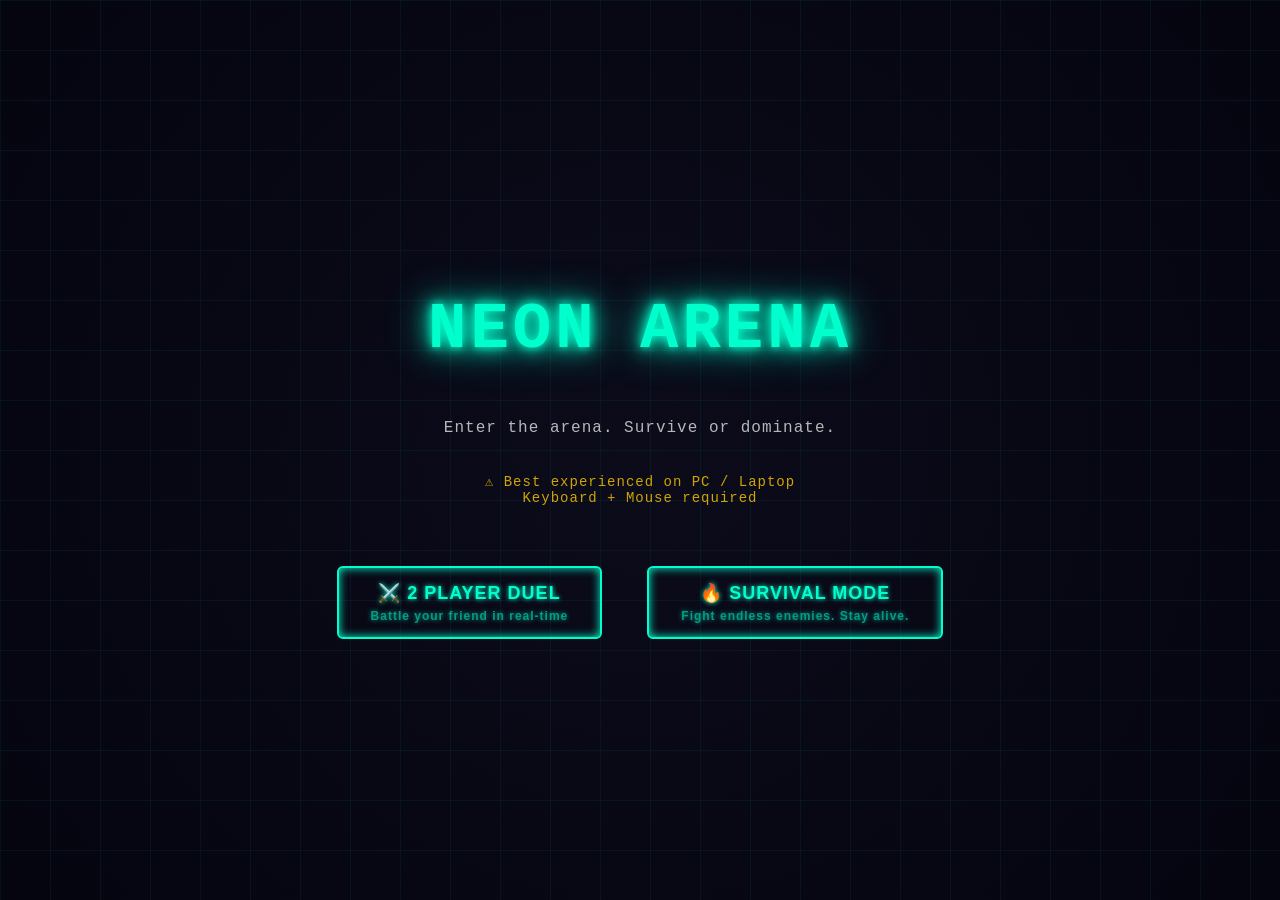
<file: index.html>
<!DOCTYPE html>
<html lang="en">
<head>
<meta charset="UTF-8">
<title>Neon Arena</title>
<link rel="stylesheet" href="css/common.css">
</head>

<body class="center">

    <!-- Title -->
    <h1 class="title">NEON ARENA</h1>

    <!-- Subtitle -->
    <p class="tagline">Enter the arena. Survive or dominate.</p>

    <!-- Warning -->
    <p class="warning">
        ⚠️ Best experienced on PC / Laptop <br>
        Keyboard + Mouse required
    </p>

    <!-- Menu -->
    <div class="menu">

        <button onclick="goToGame('game1')" class="btn duel">
            ⚔️ 2 PLAYER DUEL
            <span class="desc">Battle your friend in real-time</span>
        </button>

        <button onclick="goToGame('game2')" class="btn survival">
            🔥 SURVIVAL MODE
            <span class="desc">Fight endless enemies. Stay alive.</span>
        </button>

    </div>

<script>
function goToGame(game){
    window.location.href = game + ".html";
}
</script>

</body>
</html>
</file>
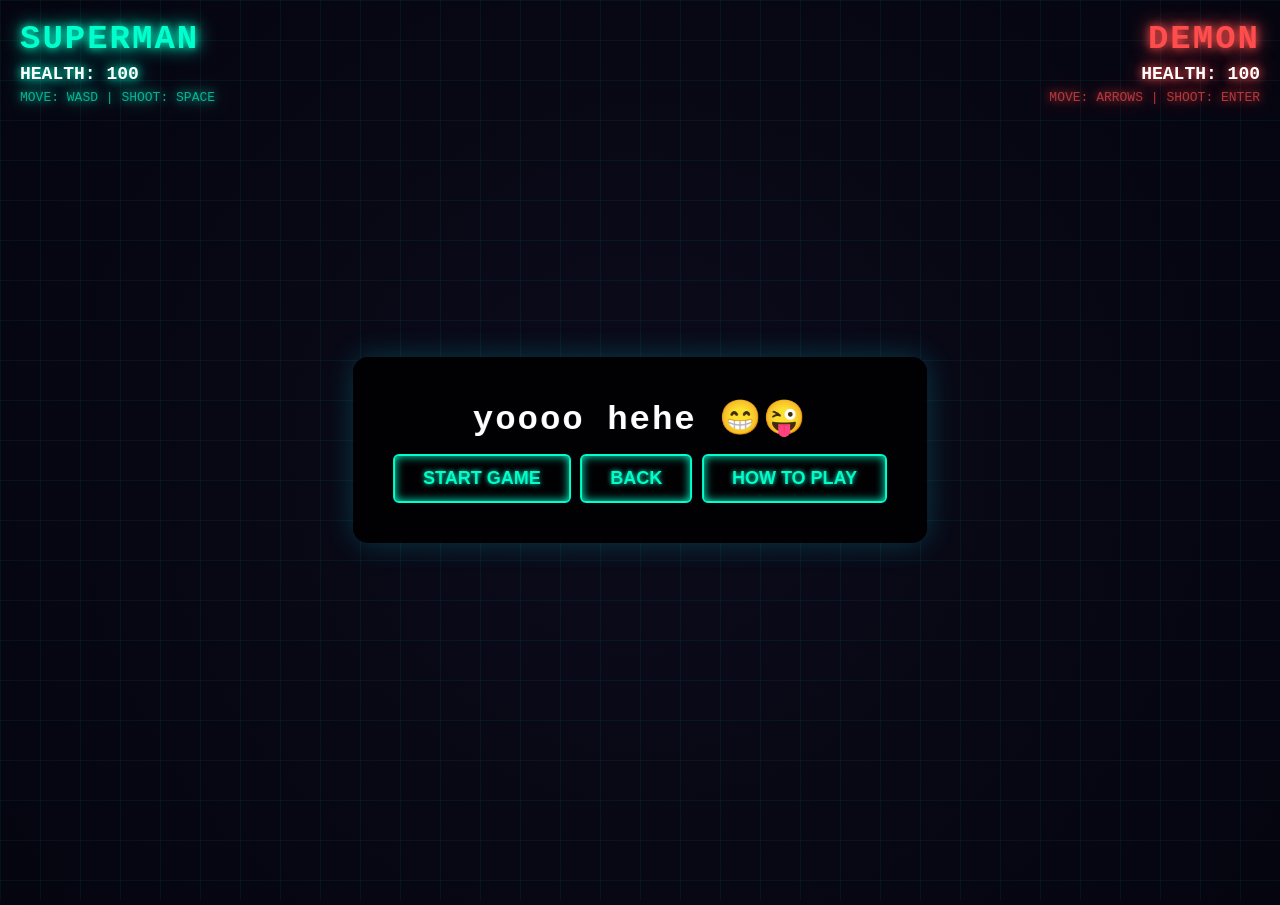
<file: game1.html>
<!DOCTYPE html>
<html lang="en">
<head>
    <meta charset="UTF-8">
    <title>Neon Arena - Superman vs Demon 1v1</title>
    <link rel="stylesheet" href="css/game1.css">
</head>
<body>

    <div id="ui-p1">
        <h1>SUPERMAN</h1>
        <h2>HEALTH: <span id="health-p1">100</span></h2>
        <p>MOVE: WASD | SHOOT: SPACE</p>
    </div>

    <div id="ui-p2">
        <h1>DEMON</h1>
        <h2>HEALTH: <span id="health-p2">100</span></h2>
        <p>MOVE: ARROWS | SHOOT: ENTER</p>
    </div>

    <div id="gameOverScreen">
        <h1 id="winnerText">PLAYER WINS!</h1>
        <button onclick="location.reload()">REMATCH</button>
    </div>

    <!-- START SCREEN -->
    <div id="startScreen">
        <h1>yoooo hehe 😁😜</h1>
        <p id="instructionsText"></p>

        <button onclick="startGame()">START GAME</button>
        <button onclick="goHome()">BACK</button>

        <!-- ✅ NEW BUTTON ADDED -->
        <button onclick="showControls()">HOW TO PLAY</button>
    </div>

    <!-- PAUSE SCREEN -->
    <div id="pauseScreen">
        <h1>PAUSED</h1>
        <button onclick="resumeGame()">RESUME</button>
        <button onclick="restartGame()">RESTART</button>
        <button onclick="goHome()">HOME</button>
    </div>

    <canvas id="gameCanvas"></canvas>

    <!-- ✅ CONTROLS POPUP (NEW) -->
    <div id="controlsModal" class="modal">
        <div class="modal-content">
            <h2>HOW TO PLAY</h2>

            <p>
            👤 PLAYER 1<br>
            MOVE: W A S D<br>
            SHOOT: SPACE<br><br>

            👤 PLAYER 2<br>
            MOVE: ARROW KEYS<br>
            SHOOT: ENTER
            </p>

            <button onclick="closeControls()">CLOSE</button>
        </div>
    </div>

    <script src="js/game1.js"></script>
</body>
</html>
</file>
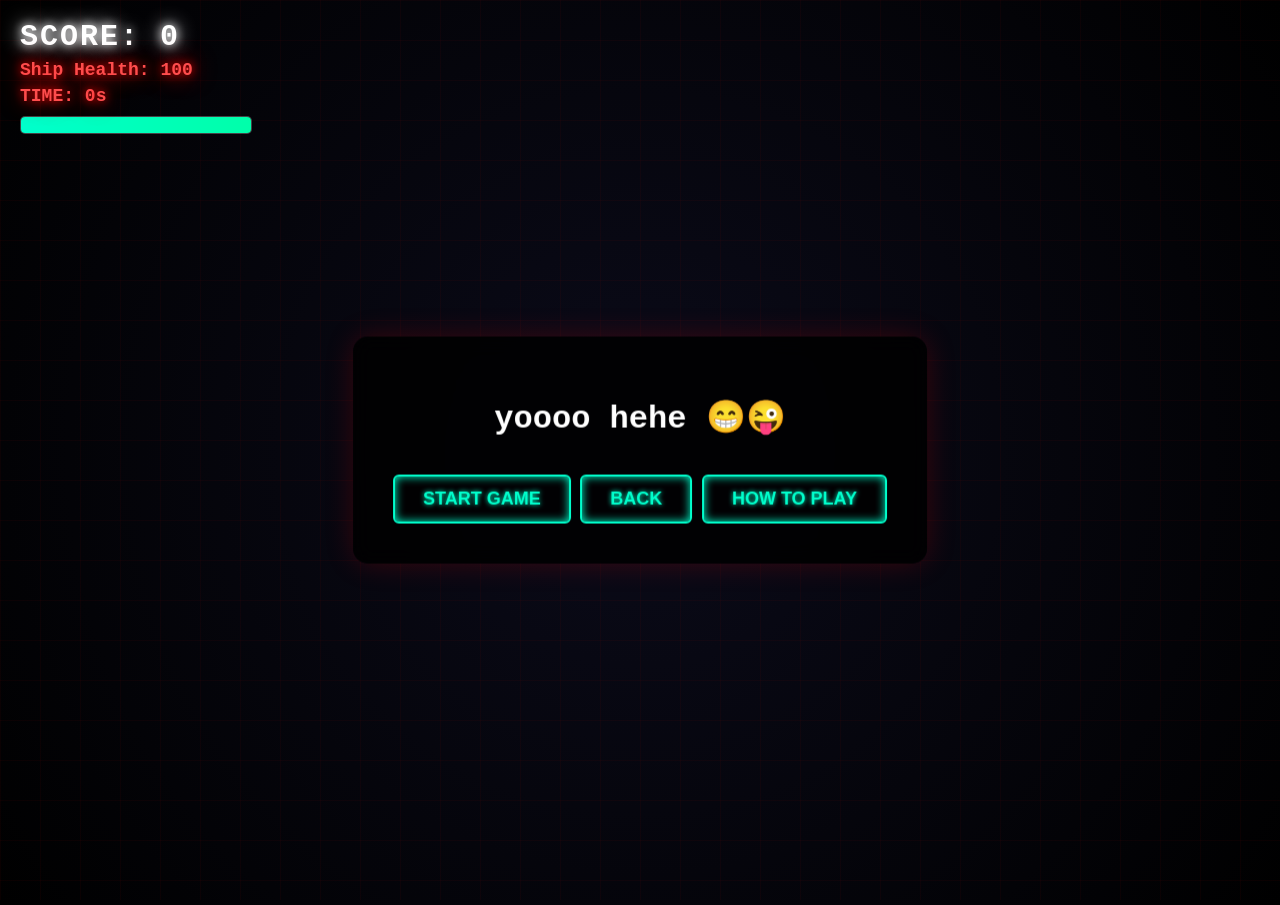
<file: game2.html>
<!DOCTYPE html>
<html lang="en">
<head>
    <meta charset="UTF-8">
    <title>Neon Arena - Superman vs Demons</title>
    <link rel="stylesheet" href="css/game2.css">
</head>
<body>

    <div id="ui">
        <h1>SCORE: <span id="score">0</span></h1>
        <h2>Ship Health: <span id="health">100</span></h2> 
        <h2>TIME: <span id="time">0</span>s</h2>

        <!-- HEALTH BAR -->
        <div id="healthBarContainer">
            <div id="healthBar"></div>
        </div>
    </div>

    <div id="gameOverScreen">
        <h1>GAME OVER</h1>
        <h2>Final Score: <span id="finalScore">0</span></h2>
        <h2>Time Survived: <span id="finalTime">0</span>s</h2>
        <button onclick="location.reload()">PLAY AGAIN</button>
    </div>

    <!-- START SCREEN -->
    <div id="startScreen">
        <h1>yoooo hehe 😁😜</h1>
        <p id="instructionsText"></p>

        <button onclick="startGame()">START GAME</button>
        <button onclick="goHome()">BACK</button>

        <!-- ✅ NEW BUTTON -->
        <button onclick="showControls()">HOW TO PLAY</button>
    </div>

    <!-- PAUSE SCREEN -->
    <div id="pauseScreen">
        <h1>PAUSED</h1>
        <button onclick="resumeGame()">RESUME</button>
        <button onclick="restartGame()">RESTART</button>
        <button onclick="goHome()">HOME</button>
    </div>

    <canvas id="gameCanvas"></canvas>

    <!-- ✅ CONTROLS POPUP -->
    <div id="controlsModal" class="modal">
        <div class="modal-content">
            <h2>HOW TO PLAY</h2>

            <p>
            🎮 MOVE: W A S D<br><br>
            🎯 AIM: Mouse<br><br>
            🔫 SHOOT: Left Click<br><br>
            ❤️ Collect health packs<br><br>
            ⚠️ Survive as long as possible
            </p>

            <button onclick="closeControls()">CLOSE</button>
        </div>
    </div>

    <script src="js/game2.js"></script>
</body>
</html>
</file>
<file: css/common.css>
body {
    margin: 0;
    overflow: hidden;
    background: radial-gradient(circle at center, #0b0b1a 0%, #050510 100%);
    font-family: 'Courier New', monospace;
    color: white;
}

/* --- CENTER LAYOUT --- */
.center {
    display:flex;
    justify-content:center;
    align-items:center;
    height:100vh;
    flex-direction:column;
    text-align:center;
    position: relative;
}

/* --- TITLE --- */
.title {
    font-size: 64px;
    letter-spacing: 4px;
    color: #00ffcc;
    text-shadow: 
        0 0 10px #00ffcc,
        0 0 20px #00ffcc,
        0 0 40px #00ffcc;
    animation: glowPulse 2.5s infinite;
}

/* subtle glow animation */
@keyframes glowPulse {
    0% { text-shadow: 0 0 10px #00ffcc; }
    50% { text-shadow: 0 0 30px #00ffcc, 0 0 60px #00ffcc; }
    100% { text-shadow: 0 0 10px #00ffcc; }
}

/* --- WARNING TEXT --- */
.warning {
    margin: 20px;
    font-size: 14px;
    color: #ffcc00;
    opacity: 0.8;
    letter-spacing: 1px;
}

/* --- MENU --- */
.menu {
    margin-top: 30px;
    display: flex;
    gap: 25px;              /* space between buttons */
    justify-content: center;
    align-items: center;
    flex-wrap: wrap;       /* keeps it responsive */
}

.menu button {
    min-width: 260px;
}

/* --- BUTTON BASE --- */
button {
    padding: 14px 32px;
    margin: 10px;
    font-size: 18px;
    font-weight: bold;
    background: transparent;
    border: 2px solid #00ffcc;
    color: #00ffcc;
    cursor: pointer;
    transition: all 0.25s ease;
    text-shadow: 0 0 5px #00ffcc;
    box-shadow: 0 0 10px #00ffcc inset;
    border-radius: 6px;
    letter-spacing: 1px;
}

/* hover effect */
button:hover {
    background: #00ffcc;
    color: black;
    transform: scale(1.08);
    box-shadow: 
        0 0 20px #00ffcc,
        0 0 40px #00ffcc;
}

/* active click */
button:active {
    transform: scale(0.95);
}

/* --- BACKGROUND GRID EFFECT --- */
body::before {
    content: "";
    position: absolute;
    width: 100%;
    height: 100%;
    background:
        linear-gradient(rgba(0,255,255,0.05) 1px, transparent 1px),
        linear-gradient(90deg, rgba(0,255,255,0.05) 1px, transparent 1px);
    background-size: 50px 50px;
    pointer-events: none;
    z-index: 0;
}

/* --- FADE IN ANIMATION --- */
.center {
    animation: fadeIn 0.6s ease;
}

@keyframes fadeIn {
    from { opacity: 0; transform: translateY(20px); }
    to { opacity: 1; transform: translateY(0); }
}

.tagline {
    font-size: 16px;
    margin-top: 10px;
    opacity: 0.7;
    letter-spacing: 1px;
}

.btn {
    display: flex;
    flex-direction: column;
    align-items: center;
}

.desc {
    font-size: 12px;
    opacity: 0.6;
    margin-top: 5px;
}
</file>
<file: css/game1.css>
body { 
    margin: 0; 
    overflow: hidden; 
    background: radial-gradient(circle at center, #0b0b1a 0%, #050510 100%);
    font-family: 'Courier New', Courier, monospace; 
    user-select: none; 
}

/* --- PLAYER UI --- */
#ui-p1, #ui-p2 { 
    position: absolute; 
    top: 20px; 
    pointer-events: none; 
    z-index: 10;
}

#ui-p1 { 
    left: 20px; 
    color: #00ffcc; 
    text-shadow: 0 0 8px #00ffcc, 0 0 20px #00ffcc;
}

#ui-p2 { 
    right: 20px; 
    color: #ff4d4d; 
    text-shadow: 0 0 8px #ff4d4d, 0 0 20px #ff4d4d;
    text-align: right; 
}

/* Glow pulse animation */
@keyframes pulseGlow {
    0% { text-shadow: 0 0 5px currentColor; }
    50% { text-shadow: 0 0 20px currentColor, 0 0 40px currentColor; }
    100% { text-shadow: 0 0 5px currentColor; }
}

#ui-p1 h1, #ui-p2 h1 {
    animation: pulseGlow 2s infinite;
}

/* --- TEXT --- */
h1 { 
    margin: 0; 
    font-size: 34px; 
    letter-spacing: 2px;
}

h2 { 
    margin: 6px 0; 
    color: white; 
    font-size: 18px;
}

p { 
    margin: 0; 
    font-size: 13px; 
    opacity: 0.7; 
}

/* --- GAME OVER SCREEN --- */
#gameOverScreen { 
    display: none; 
    position: absolute; 
    top: 50%; 
    left: 50%; 
    transform: translate(-50%, -50%) scale(0.9); 
    text-align: center; 
    color: white; 
    z-index: 100;
    animation: fadeIn 0.5s ease forwards;
}

#gameOverScreen h1 { 
    font-size: 70px; 
    margin-bottom: 15px; 
    text-shadow: 0 0 20px #fff, 0 0 40px #fff;
}

/* --- SCREENS (START / PAUSE) --- */
#startScreen, #pauseScreen {
    position:absolute;
    top:50%;
    left:50%;
    transform:translate(-50%, -50%);
    text-align:center;
    color:white;
    background:rgba(0,0,0,0.85);
    padding:40px;
    border-radius:15px;
    z-index:999;
    backdrop-filter: blur(10px);
    box-shadow: 0 0 30px rgba(0,255,255,0.2);
    animation: fadeIn 0.4s ease;
}

#pauseScreen {
    display:none;
}

/* --- BUTTONS --- */
button { 
    margin-top: 15px; 
    padding: 12px 28px; 
    font-size: 18px; 
    font-weight: bold;
    background: transparent; 
    color: #00ffcc; 
    border: 2px solid #00ffcc; 
    cursor: pointer; 
    transition: 0.3s;
    text-shadow: 0 0 5px #00ffcc;
    box-shadow: 0 0 10px #00ffcc inset;
    border-radius: 6px;
}

button:hover { 
    background: #00ffcc; 
    color: black; 
    box-shadow: 0 0 20px #00ffcc, 0 0 40px #00ffcc;
    transform: scale(1.08);
}

/* --- DEMON STYLE BUTTON --- */
#ui-p2 button {
    color: #ff4d4d;
    border-color: #ff4d4d;
}

/* --- SCREEN FADE ANIMATION --- */
@keyframes fadeIn {
    from { opacity: 0; transform: translate(-50%, -60%) scale(0.85); }
    to { opacity: 1; transform: translate(-50%, -50%) scale(1); }
}

/* --- SUBTLE BACKGROUND GRID (PRO TOUCH) --- */
body::before {
    content: "";
    position: absolute;
    width: 100%;
    height: 100%;
    background: 
        linear-gradient(rgba(0,255,255,0.05) 1px, transparent 1px),
        linear-gradient(90deg, rgba(0,255,255,0.05) 1px, transparent 1px);
    background-size: 40px 40px;
    pointer-events: none;
    z-index: 0;
}

.modal {
    display: none;
    position: absolute;
    top: 0;
    left: 0;
    width: 100%;
    height: 100%;

    background: rgba(0,0,0,0.85);
    z-index: 2000;

    display: flex;
    justify-content: center;
    align-items: center;
}

.modal-content {
    background: #000;
    padding: 30px;
    border-radius: 15px;
    text-align: center;
    color: white;
    width: 350px;

    box-shadow: 0 0 30px #00ffcc;
    border: 1px solid #00ffcc;

    animation: popIn 0.3s ease;
}

.modal-content h2 {
    margin-bottom: 15px;
    color: #00ffcc;
    text-shadow: 0 0 10px #00ffcc;
}

.modal-content p {
    margin: 8px 0;
    opacity: 0.9;
}

@keyframes popIn {
    from { transform: scale(0.8); opacity: 0; }
    to { transform: scale(1); opacity: 1; }
}

/* MODAL BACKGROUND */
.modal {
    display: none;
    position: fixed;
    top: 0;
    left: 0;
    width: 100%;
    height: 100%;

    background: rgba(0, 0, 0, 0.6);
    backdrop-filter: blur(6px);

    justify-content: center;
    align-items: center;
    z-index: 999;
}

/* MODAL BOX */
.modal-content {
    background: rgba(0, 0, 0, 0.85);
    padding: 35px 40px;
    border-radius: 15px;
    text-align: center;

    border: 2px solid #00ffcc;
    box-shadow: 
        0 0 20px #00ffcc,
        0 0 60px rgba(0,255,204,0.4);

    animation: popIn 0.3s ease;
}

/* TITLE */
.modal-content h2 {
    color: #00ffcc;
    font-size: 28px;
    margin-bottom: 20px;
    text-shadow: 0 0 10px #00ffcc;
}

/* TEXT */
.modal-content p {
    color: #ffffff;
    font-size: 15px;
    line-height: 1.8;
    margin-bottom: 20px;
}

/* BUTTON */
.modal-content button {
    padding: 12px 25px;
    font-size: 16px;
    background: transparent;
    border: 2px solid #00ffcc;
    color: #00ffcc;
    cursor: pointer;

    box-shadow: 0 0 10px #00ffcc inset;
    transition: 0.3s;
}

.modal-content button:hover {
    background: #00ffcc;
    color: black;
}

/* ANIMATION */
@keyframes popIn {
    from {
        transform: scale(0.7);
        opacity: 0;
    }
    to {
        transform: scale(1);
        opacity: 1;
    }
}
</file>
<file: css/game2.css>
body { 
    margin: 0; 
    overflow: hidden; 
    background: radial-gradient(circle at center, #0b0b1a 0%, #000000 100%);
    font-family: 'Courier New', monospace; 
    user-select: none; 
    color: white;
}

/* --- HUD (TOP LEFT) --- */
#ui { 
    position: absolute; 
    top: 20px; 
    left: 20px; 
    z-index: 10;
}

#ui h1 {
    margin: 0;
    font-size: 30px;
    letter-spacing: 2px;
    text-shadow: 0 0 10px #fff, 0 0 20px #fff;
}

#ui h2 { 
    margin: 6px 0; 
    font-size: 18px;
    color: #ff4d4d; 
    text-shadow: 0 0 10px #ff0000, 0 0 25px #ff0000;
}

/* --- HEALTH BAR --- */
#healthBarContainer {
    width: 230px;
    height: 16px;
    margin-top: 10px;
    background: rgba(255,255,255,0.08);
    border: 1px solid rgba(255,255,255,0.2);
    border-radius: 5px;
    overflow: hidden;
}

#healthBar {
    height: 100%;
    width: 100%;
    background: linear-gradient(90deg, #00ffcc, #00ffaa);
    box-shadow: 0 0 12px #00ffcc;
    transition: width 0.2s ease;
}

/* 🔥 LOW HEALTH MODE */
.low-health {
    background: linear-gradient(90deg, #ff0000, #ff4d4d) !important;
    box-shadow: 0 0 20px red !important;
    animation: dangerPulse 0.5s infinite;
}

@keyframes dangerPulse {
    0% { opacity: 1; }
    50% { opacity: 0.5; }
    100% { opacity: 1; }
}

/* --- GAME OVER --- */
#gameOverScreen { 
    display: none; 
    position: absolute; 
    top: 50%; 
    left: 50%; 
    transform: translate(-50%, -50%) scale(0.9); 
    text-align: center; 
    z-index: 100;
    animation: fadeIn 0.5s ease forwards;
}

#gameOverScreen h1 { 
    font-size: 70px; 
    color: #ff4d4d; 
    margin-bottom: 10px; 
    text-shadow: 0 0 20px #ff0000, 0 0 50px #ff0000;
}

#gameOverScreen p {
    font-size: 18px;
    opacity: 0.8;
}

/* --- BUTTON --- */
button { 
    margin-top: 15px; 
    padding: 12px 28px; 
    font-size: 18px; 
    font-weight: bold;
    background: transparent; 
    color: #00ffcc; 
    border: 2px solid #00ffcc; 
    cursor: pointer; 
    border-radius: 6px;
    text-shadow: 0 0 5px #00ffcc;
    box-shadow: 0 0 10px #00ffcc inset;
    transition: 0.3s;
}

button:hover { 
    background: #00ffcc; 
    color: black; 
    box-shadow: 0 0 25px #00ffcc, 0 0 50px #00ffcc;
    transform: scale(1.08);
}

/* --- START / PAUSE --- */
#startScreen, #pauseScreen {
    position:absolute;
    top:50%;
    left:50%;
    transform:translate(-50%, -50%);
    text-align:center;
    color:white;
    background:rgba(0,0,0,0.85);
    padding:40px;
    border-radius:15px;
    z-index:999;
    backdrop-filter: blur(10px);
    box-shadow: 0 0 30px rgba(255,0,0,0.2);
    animation: fadeIn 0.4s ease;
}

#pauseScreen {
    display:none;
}

/* --- FADE IN --- */
@keyframes fadeIn {
    from { opacity: 0; transform: translate(-50%, -60%) scale(0.85); }
    to { opacity: 1; transform: translate(-50%, -50%) scale(1); }
}

/* --- BACKGROUND GRID --- */
body::before {
    content: "";
    position: absolute;
    width: 100%;
    height: 100%;
    background:
        linear-gradient(rgba(255,0,0,0.04) 1px, transparent 1px),
        linear-gradient(90deg, rgba(255,0,0,0.04) 1px, transparent 1px);
    background-size: 40px 40px;
    pointer-events: none;
}

/* --- INTENSITY GLOW --- */
body::after {
    content: "";
    position: absolute;
    width: 100%;
    height: 100%;
    background: radial-gradient(circle at center, rgba(255,0,0,0.08), transparent);
    pointer-events: none;
}

.modal {
    display: none;
    position: absolute;
    top: 0;
    left: 0;
    width: 100%;
    height: 100%;

    background: rgba(0,0,0,0.85);
    z-index: 2000;

    display: flex;
    justify-content: center;
    align-items: center;
}

.modal-content {
    background: #000;
    padding: 30px;
    border-radius: 15px;
    text-align: center;
    color: white;
    width: 350px;

    box-shadow: 0 0 30px #00ffcc;
    border: 1px solid #00ffcc;

    animation: popIn 0.3s ease;
}

.modal-content h2 {
    margin-bottom: 15px;
    color: #00ffcc;
    text-shadow: 0 0 10px #00ffcc;
}

.modal-content p {
    margin: 8px 0;
    opacity: 0.9;
}

@keyframes popIn {
    from { transform: scale(0.8); opacity: 0; }
    to { transform: scale(1); opacity: 1; }
}

/* MODAL BACKGROUND */
.modal {
    display: none;
    position: fixed;
    top: 0;
    left: 0;
    width: 100%;
    height: 100%;

    background: rgba(0, 0, 0, 0.6);
    backdrop-filter: blur(6px);

    justify-content: center;
    align-items: center;
    z-index: 999;
}

/* MODAL BOX */
.modal-content {
    background: rgba(0, 0, 0, 0.85);
    padding: 35px 40px;
    border-radius: 15px;
    text-align: center;

    border: 2px solid #00ffcc;
    box-shadow: 
        0 0 20px #00ffcc,
        0 0 60px rgba(0,255,204,0.4);

    animation: popIn 0.3s ease;
}

/* TITLE */
.modal-content h2 {
    color: #00ffcc;
    font-size: 28px;
    margin-bottom: 20px;
    text-shadow: 0 0 10px #00ffcc;
}

/* TEXT */
.modal-content p {
    color: #ffffff;
    font-size: 15px;
    line-height: 1.8;
    margin-bottom: 20px;
}

/* BUTTON */
.modal-content button {
    padding: 12px 25px;
    font-size: 16px;
    background: transparent;
    border: 2px solid #00ffcc;
    color: #00ffcc;
    cursor: pointer;

    box-shadow: 0 0 10px #00ffcc inset;
    transition: 0.3s;
}

.modal-content button:hover {
    background: #00ffcc;
    color: black;
}

/* ANIMATION */
@keyframes popIn {
    from {
        transform: scale(0.7);
        opacity: 0;
    }
    to {
        transform: scale(1);
        opacity: 1;
    }
}
</file>
